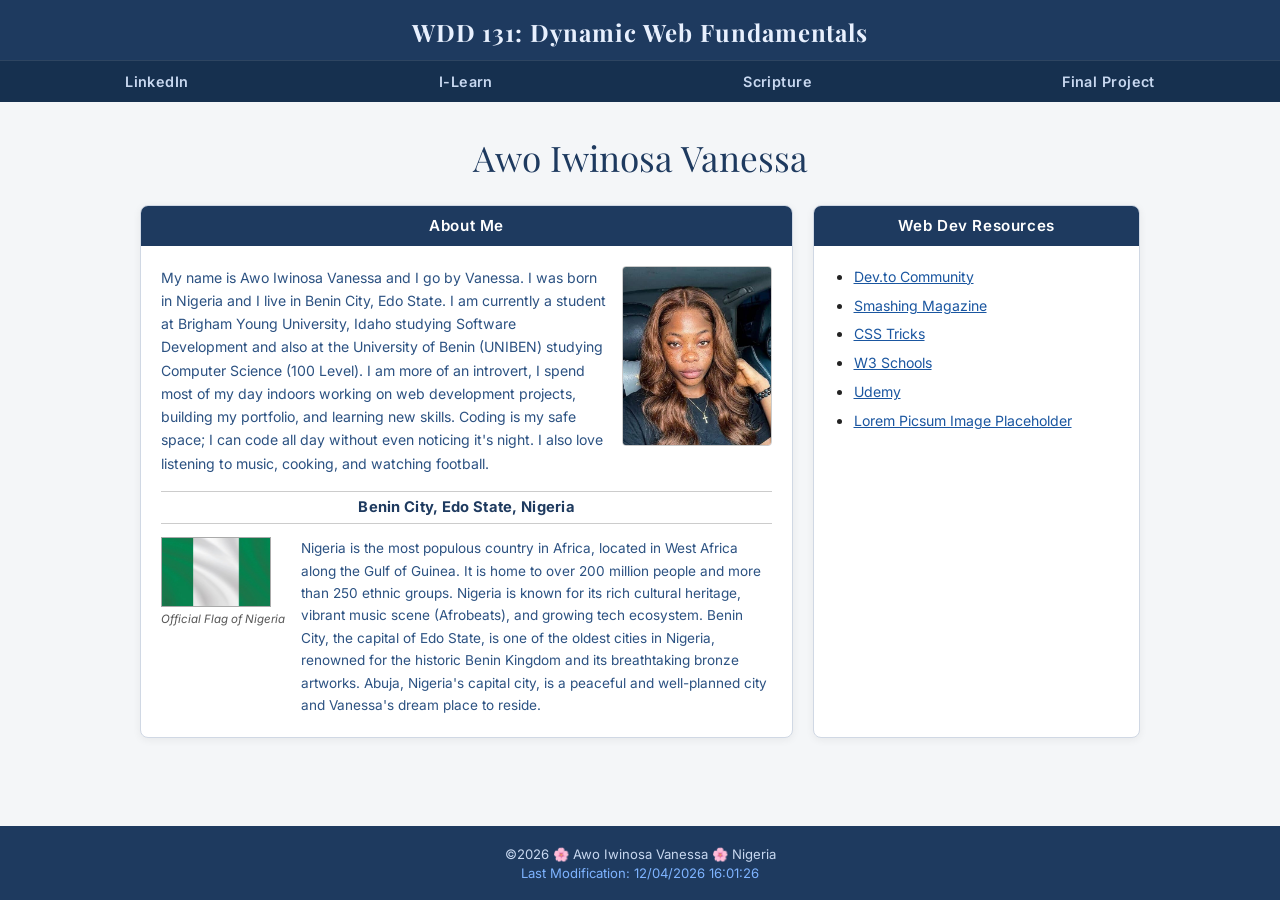
<file: index.html>
<!DOCTYPE html>
<html lang="en">

<head>
  <meta charset="UTF-8">
  <meta name="viewport" content="width=device-width, initial-scale=1.0">
  <title>WDD 131 | Dynamic Web Fundamentals | Awo Iwinosa Vanessa</title>
  <meta name="description" content="WDD 131 | Dynamic Web Fundamentals | Awo Iwinosa Vanessa | Web dev, software engineering, computer science.">
  <meta name="author" content="Awo Iwinosa Vanessa">
  <link rel="preconnect" href="https://fonts.googleapis.com">
  <link rel="preconnect" href="https://fonts.gstatic.com" crossorigin>
  <link href="https://fonts.googleapis.com/css2?family=Playfair+Display:wght@400;700&family=Inter:wght@300;400;600&display=swap" rel="stylesheet">
  <link rel="stylesheet" href="styles/base.css">
  <script src="scripts/getdates.js" defer></script>
</head>
<body>

  <!-- Header -->
  <header>
    <span id="course-title">WDD 131: Dynamic Web Fundamentals</span>
    <nav>
      <a href="https://www.linkedin.com/in/vanessa-awo" target="_blank">LinkedIn</a>
      <a href="https://byupw.instructure.com/" target="_blank">I-Learn</a>
      <a href="https://www.churchofjesuschrist.org/study/scriptures/ot/ps/46?lang=eng&id=p5#p5" target="_blank">Scripture</a>
      <a href="finalproject/index.html">Final Project</a>
    </nav>
  </header>

  <!-- Main -->
  <main>
    <h1>Awo Iwinosa Vanessa</h1>

    <div class="cards-grid">

      <section class="card">
        <div class="card-header">About Me</div>
        <div class="card-body">

          <div class="about-top">
            <p>
              My name is Awo Iwinosa Vanessa and I go by Vanessa. I was born in Nigeria and I live in Benin City, Edo State. I am currently a student at Brigham Young University, Idaho studying Software Development and also at the University of Benin (UNIBEN) studying Computer Science (100 Level). I am more of an introvert, I spend most of my day indoors working on web development projects, building my portfolio, and learning new skills. Coding is my safe space; I can code all day without even noticing it's night. I also love listening to music, cooking, and watching football.
            </p>
            <img
              src="images/myprofilepic.jpg"
              alt="Portrait of Awo Iwinosa Vanessa"
              class="profile-pic"
            >
          </div>

          <p class="location-title">Benin City, Edo State, Nigeria</p>

          <div class="location-content">
            <figure class="flag-figure">
              <img
                src="images/nigeriaflag.jpg"
                alt="Official Flag of Nigeria"
                class="flag-img"
              >
              <figcaption>Official Flag of Nigeria</figcaption>
            </figure>
            <p class="location-text">
              Nigeria is the most populous country in Africa, located in West Africa along the Gulf of Guinea. It is home to over 200 million people and more than 250 ethnic groups. Nigeria is known for its rich cultural heritage, vibrant music scene (Afrobeats), and growing tech ecosystem. Benin City, the capital of Edo State, is one of the oldest cities in Nigeria, renowned for the historic Benin Kingdom and its breathtaking bronze artworks. Abuja, Nigeria's capital city, is a peaceful and well-planned city and Vanessa's dream place to reside.
            </p>
          </div>

        </div>
      </section>

      <section class="card">
        <div class="card-header">Web Dev Resources</div>
        <div class="card-body">
          <ul class="resources-list">
            <li><a href="https://dev.to" target="_blank">Dev.to Community</a></li>
            <li><a href="https://www.smashingmagazine.com" target="_blank">Smashing Magazine</a></li>
            <li><a href="https://css-tricks.com" target="_blank">CSS Tricks</a></li>
            <li><a href="https://www.w3schools.com" target="_blank">W3 Schools</a></li>
            <li><a href="https://www.udemy.com" target="_blank">Udemy</a></li>
            <li><a href="https://picsum.photos" target="_blank">Lorem Picsum Image Placeholder</a></li>
          </ul>
        </div>
      </section>

    </div>
  </main>

  <!-- Footer -->
  <footer>
    <p>
      &copy;<span id="currentyear"></span> 🌸 Awo Iwinosa Vanessa 🌸 Nigeria
    </p>
    <p id="lastModified"></p>
  </footer>

</body>
</html>
</file>
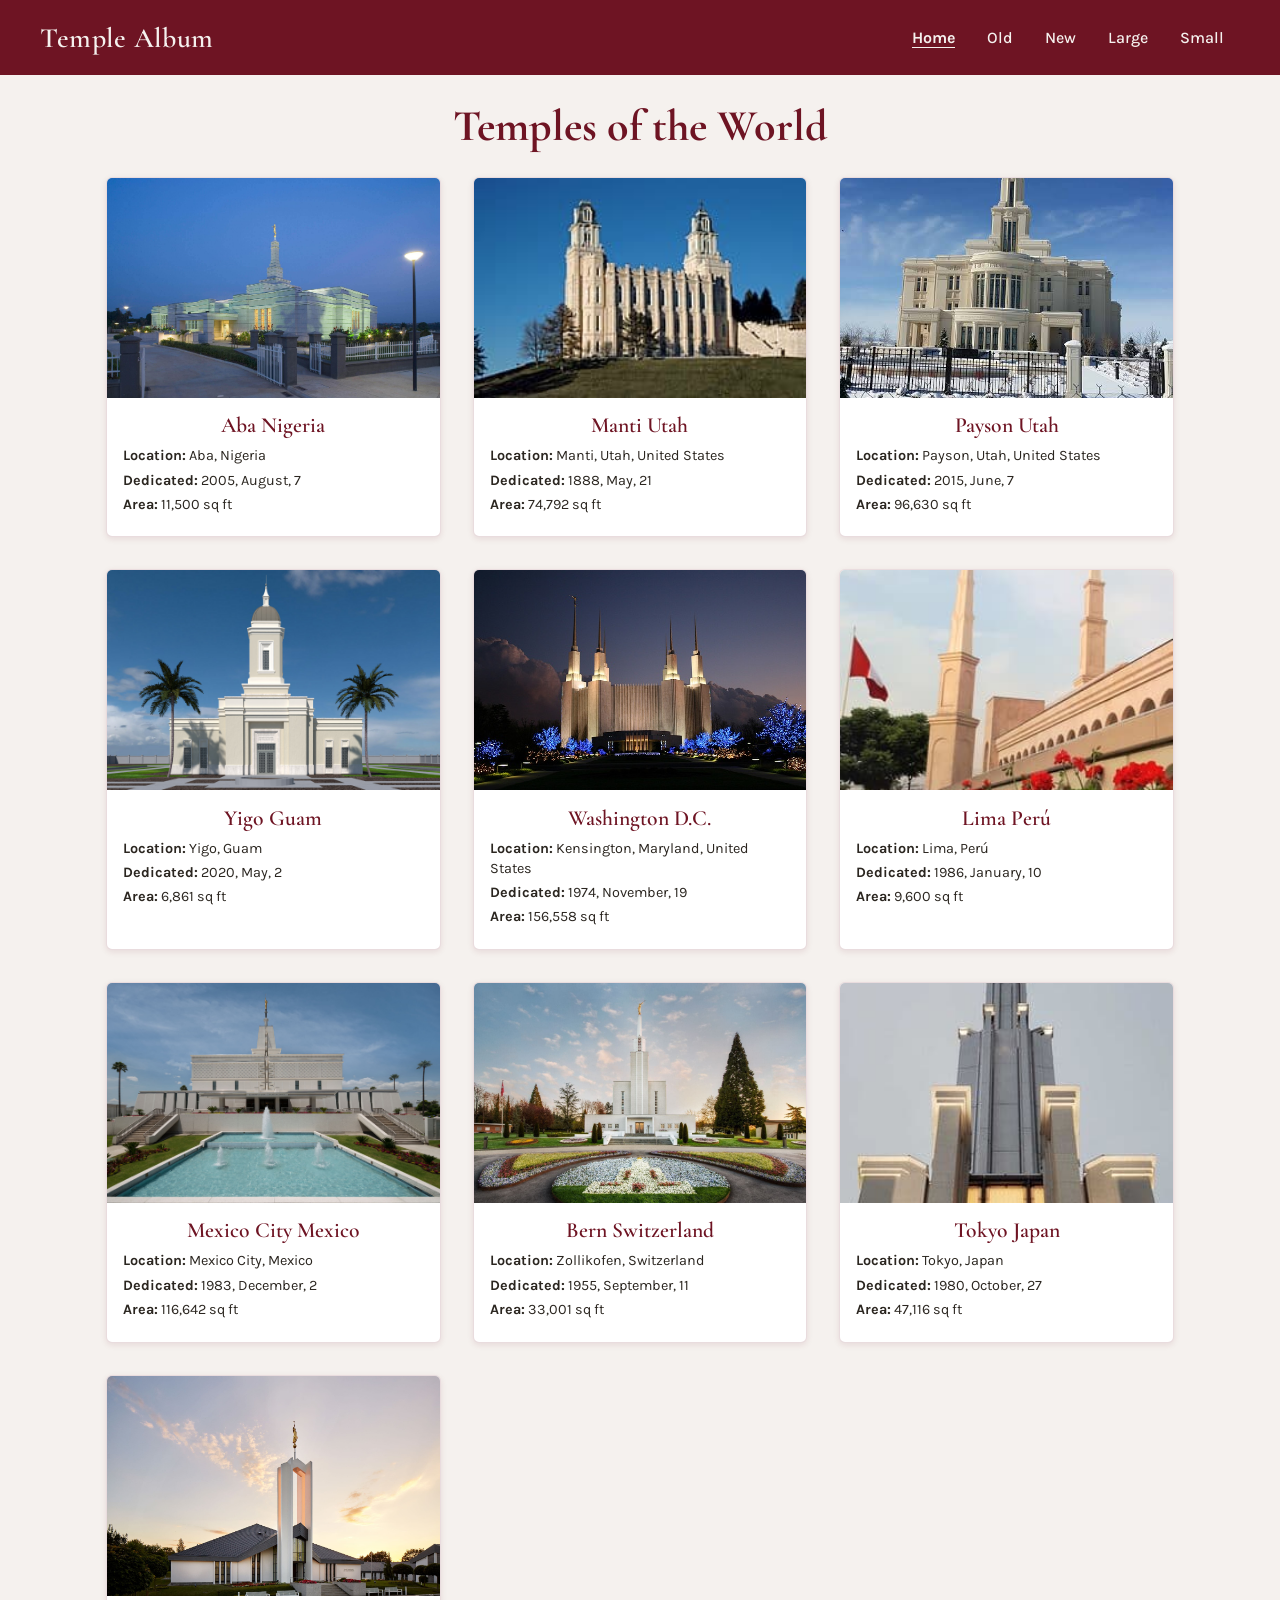
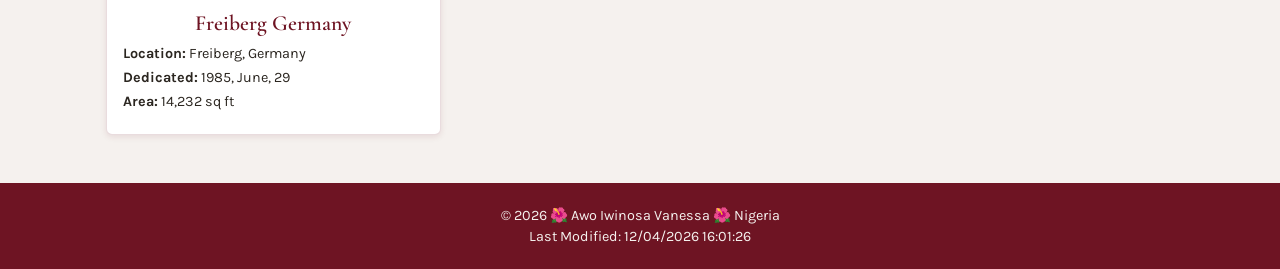
<file: filtered-temples.html>
<!DOCTYPE html>
<html lang="en">
<head>
  <meta charset="UTF-8">
  <meta name="viewport" content="width=device-width, initial-scale=1.0">
  <title>Filtered Temple Album | WDD 131</title>
  <meta name="description" content="A responsive, filterable photo album showcasing temples, built for WDD 131 Week 04.">
  <meta name="author" content="Awo Iwinosa Vanessa">

  <!-- Google Fonts: Cormorant Garamond (display) + Karla (body) -->
  <link rel="preconnect" href="https://fonts.googleapis.com">
  <link rel="preconnect" href="https://fonts.gstatic.com" crossorigin>
  <link href="https://fonts.googleapis.com/css2?family=Cormorant+Garamond:wght@500;600;700&family=Karla:wght@400;500;700&display=swap" rel="stylesheet">

  <!-- Mobile-first CSS, then large-view overrides -->
  <link rel="stylesheet" href="styles/filtered-temples.css">
  <link rel="stylesheet" href="styles/filtered-temples-large.css">

  <script src="scripts/filtered-temples.js" defer></script>
</head>
<body>

  <header>
    <p class="site-name">Temple Album</p>
    <button id="menu-button" aria-label="Open menu" aria-expanded="false">&#9776;</button>
    <nav id="primary-nav">
      <a href="#" title="Home" data-filter="home" class="active">Home</a>
      <a href="#" title="Old Temples" data-filter="old">Old</a>
      <a href="#" title="New Temples" data-filter="new">New</a>
      <a href="#" title="Large Temples" data-filter="large">Large</a>
      <a href="#" title="Small Temples" data-filter="small">Small</a>
    </nav>
  </header>

  <main>
    <h1>Temples of the World</h1>
    <div id="temple-cards"></div>
  </main>

  <footer>
    <p>&copy; <span id="year"></span> 🌺 Awo Iwinosa Vanessa 🌺 Nigeria</p>
    <p>Last Modified: <span id="lastModified"></span></p>
  </footer>

</body>
</html>
</file>
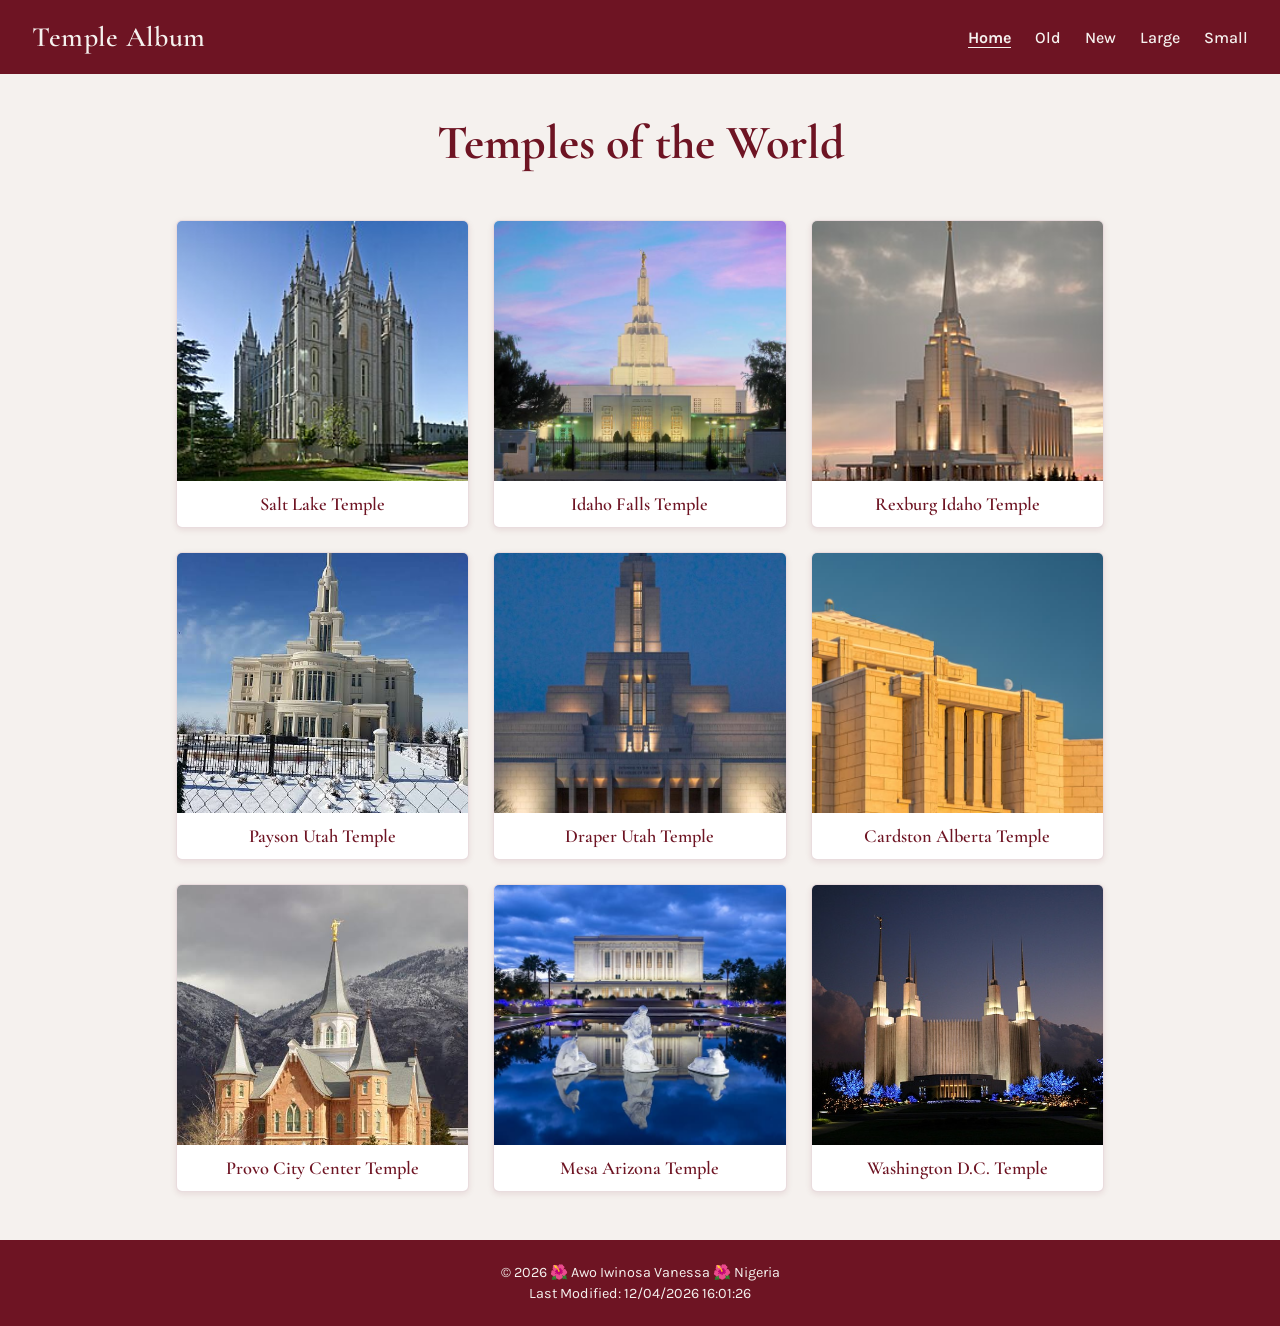
<file: temples.html>
<!DOCTYPE html>
<html lang="en">
<head>
  <meta charset="UTF-8">
  <meta name="viewport" content="width=device-width, initial-scale=1.0">
  <title>Temple Album | WDD 131</title>
  <meta name="description" content="A responsive photo album showcasing temples, built for WDD 131 Week 02.">
  <meta name="author" content="Awo Iwinosa Vanessa">

  <!-- Google Fonts: Cormorant Garamond (display) + Karla (body) -->
  <link rel="preconnect" href="https://fonts.googleapis.com">
  <link rel="preconnect" href="https://fonts.gstatic.com" crossorigin>
  <link href="https://fonts.googleapis.com/css2?family=Cormorant+Garamond:wght@500;600;700&family=Karla:wght@400;500;700&display=swap" rel="stylesheet">

  <!-- Mobile-first CSS, then large-view overrides -->
  <link rel="stylesheet" href="styles/temples.css">
  <link rel="stylesheet" href="styles/temples-large.css">

  <script src="scripts/temples.js" defer></script>
</head>
<body>

  <header>
    <p class="site-name">Temple Album</p>
    <button id="menu-button" aria-label="Open menu" aria-expanded="false">&#9776;</button>
    <nav id="primary-nav">
      <a href="temples.html" title="Home" class="active">Home</a>
      <a href="filtered-temples.html" title="Old Temples">Old</a>
      <a href="filtered-temples.html" title="New Temples">New</a>
      <a href="filtered-temples.html" title="Large View">Large</a>
      <a href="filtered-temples.html" title="Small View">Small</a>
    </nav>
  </header>

  <main>
    <h1>Temples of the World</h1>

    <figure>
      <img src="images/salt-lake-temple.jpg" alt="Salt Lake Temple" loading="lazy" width="500" height="350">
      <figcaption>Salt Lake Temple</figcaption>
    </figure>

    <figure>
      <img src="images/idaho-falls-temple.jpg" alt="Idaho Falls Temple" loading="lazy" width="500" height="350">
      <figcaption>Idaho Falls Temple</figcaption>
    </figure>

    <figure>
      <img src="images/rexburg-idaho-temple.jpg" alt="Rexburg Idaho Temple" loading="lazy" width="500" height="350">
      <figcaption>Rexburg Idaho Temple</figcaption>
    </figure>

    <figure>
      <img src="images/payson-utah-temple.jpg" alt="Payson Utah Temple" loading="lazy" width="500" height="350">
      <figcaption>Payson Utah Temple</figcaption>
    </figure>

    <figure>
      <img src="images/draper-utah-temple.jpg" alt="Draper Utah Temple" loading="lazy" width="500" height="350">
      <figcaption>Draper Utah Temple</figcaption>
    </figure>

    <figure>
      <img src="images/cardston-alberta-temple.jpg" alt="Cardston Alberta Temple" loading="lazy" width="500" height="350">
      <figcaption>Cardston Alberta Temple</figcaption>
    </figure>

    <figure>
      <img src="images/provo-city-center-temple.jpg" alt="Provo City Center Temple" loading="lazy" width="500" height="350">
      <figcaption>Provo City Center Temple</figcaption>
    </figure>

    <figure>
      <img src="images/mesa-arizona-temple.jpg" alt="Mesa Arizona Temple" loading="lazy" width="500" height="350">
      <figcaption>Mesa Arizona Temple</figcaption>
    </figure>

    <figure>
      <img src="images/washington-dc-temple.jpg" alt="Washington D.C. Temple" loading="lazy" width="500" height="350">
      <figcaption>Washington D.C. Temple</figcaption>
    </figure>
  </main>

  <footer>
    <p>&copy; <span id="year"></span> 🌺 Awo Iwinosa Vanessa 🌺 Nigeria</p>
    <p>Last Modified: <span id="lastModified"></span></p>
  </footer>

</body>
</html>
</file>
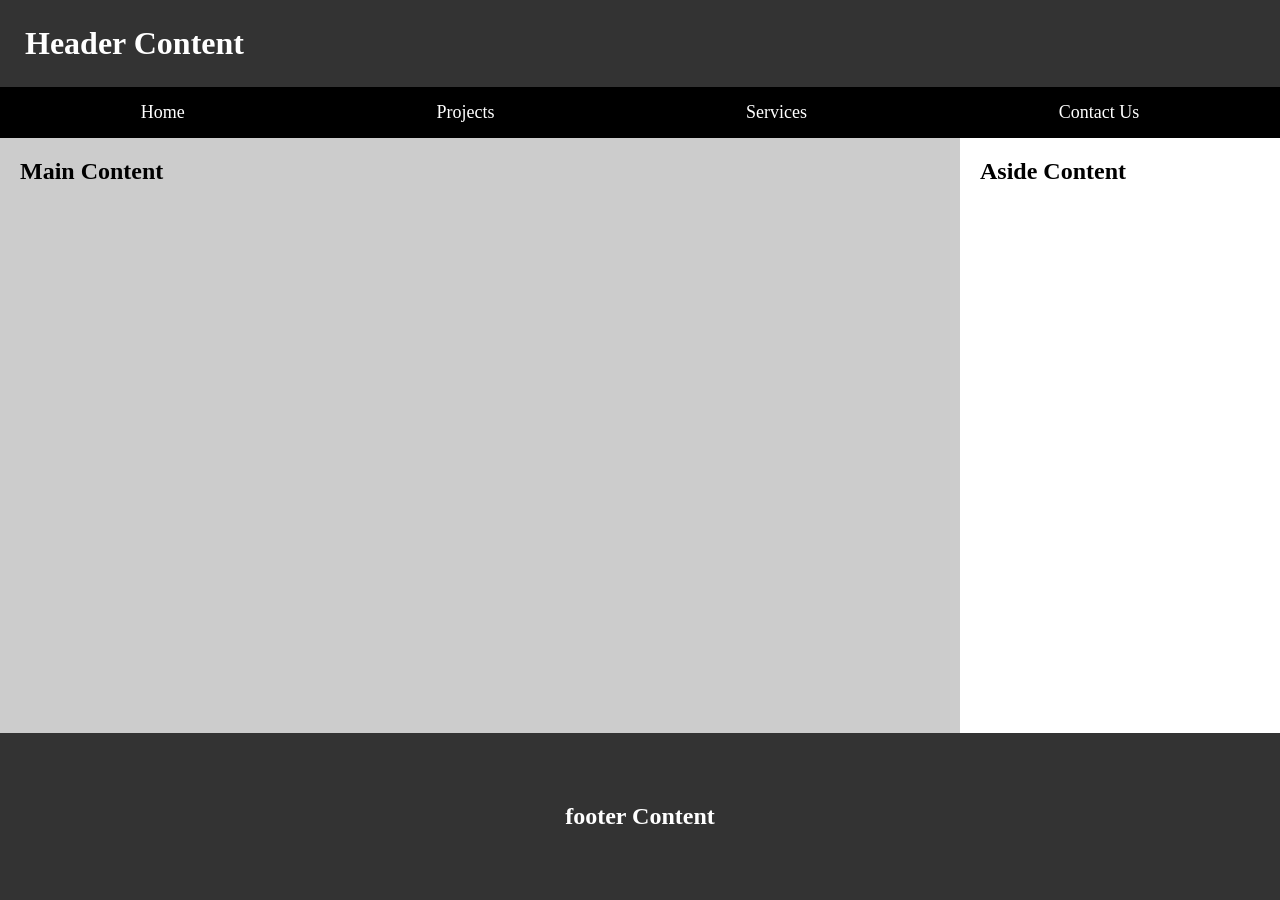
<file: week01/basic-layout.html>
<!DOCTYPE html>
<html lang="en">

<head>
    <meta charset="UTF-8">
    <meta name="viewport" content="width=device-width, initial-scale=1.0">
    <title>Awo Iwinosa Vanessa | WDD131</title>
    <link rel="stylesheet" href="styles/layout.css">
</head>

<body>
    <header>
        <h1>
            Header Content
        </h1>
        <nav>
            <a href="#">Home</a>
            <a href="#">Projects</a>
            <a href="#">Services</a>
            <a href="#">Contact Us</a>
        </nav>
    </header>
    <main>
        <h2>Main Content</h2>
    </main>
    <aside>
        <h2>Aside Content</h2>
    </aside>
    <footer>
        <h2>footer Content</h2>
    </footer>
</body>

</html>
</file>
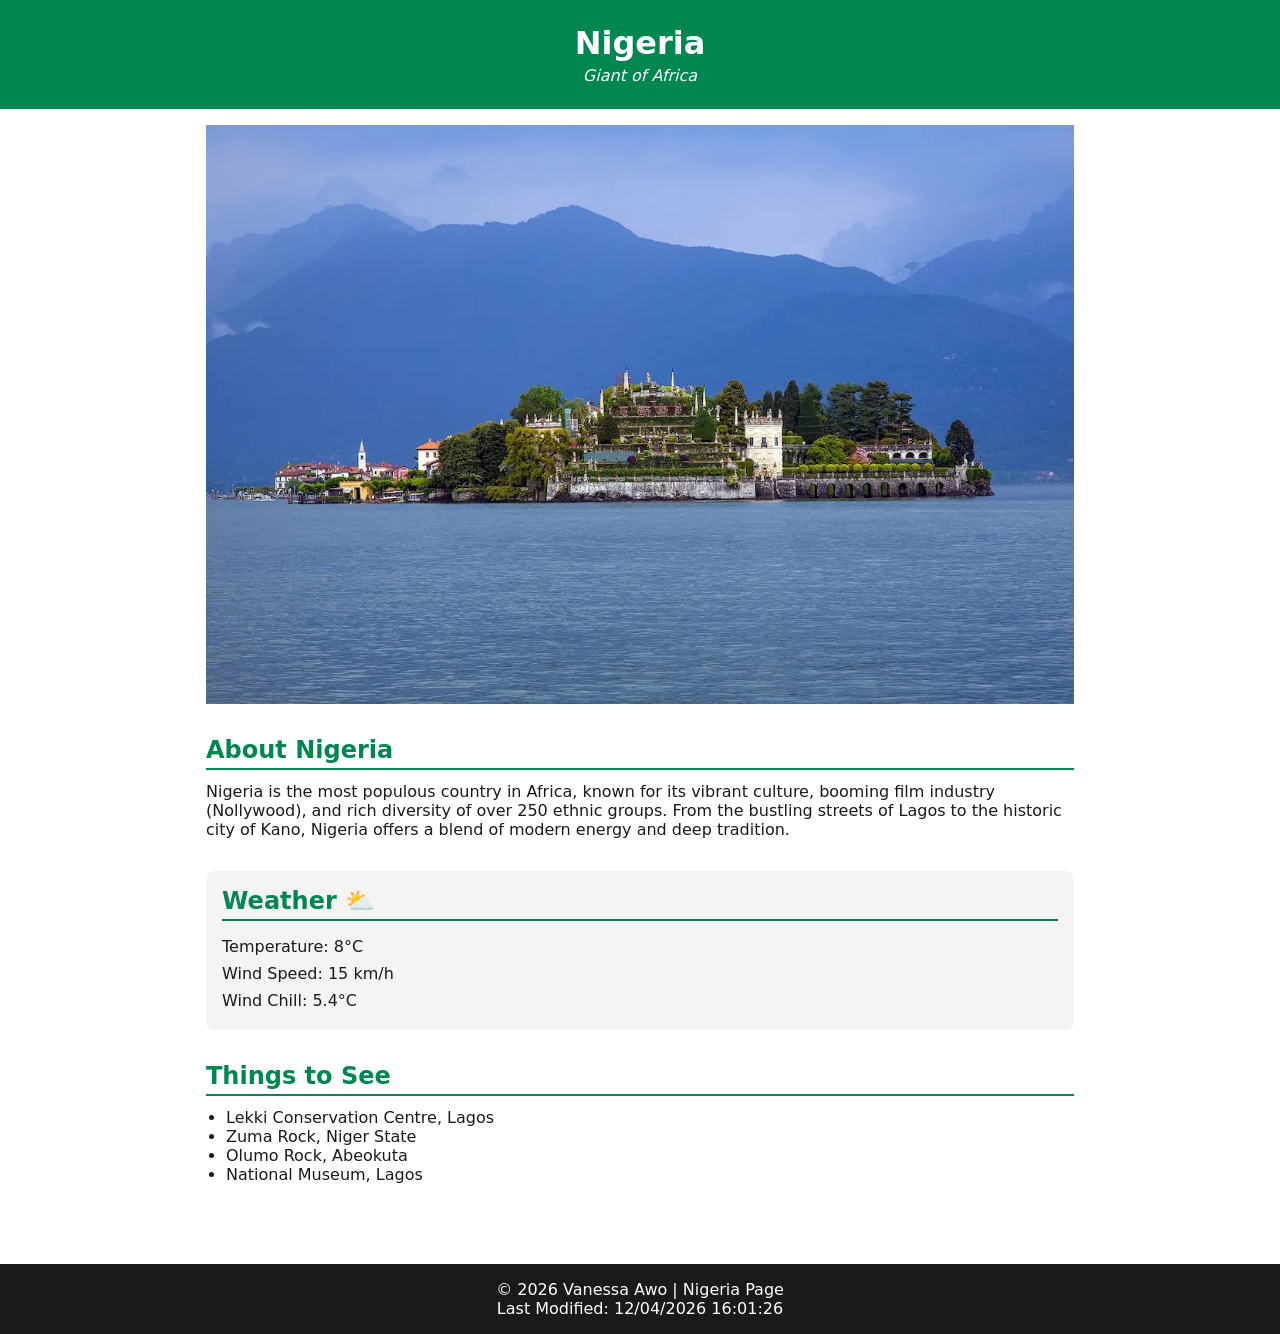
<file: week03/place.html>
<!DOCTYPE html>
<html lang="en">
<head>
  <meta charset="UTF-8">
  <meta name="viewport" content="width=device-width, initial-scale=1.0">
  <meta name="description" content="Explore Nigeria - culture, weather, and things to see.">
  <title>Nigeria | Discover</title>
  <meta name="author" content="Awo Iwinosa Vanessa">
  <link rel="stylesheet" href="styles/place.css">
  <script src="scripts/place.js" defer></script>
</head>
<body>

  <header>
    <h1>Nigeria</h1>
    <p class="tagline">Giant of Africa</p>
  </header>

  <main>

    <div class="hero">
      <picture>
        <source srcset="images/hero-large.webp" media="(min-width: 1000px)">
        <source srcset="images/hero-medium.webp" media="(min-width: 550px)">
        <img src="images/hero-small.webp" alt="Lagos city skyline at sunset" width="1500" height="750">
      </picture>
    </div>

    <section class="about">
      <h2>About Nigeria</h2>
      <p>
        Nigeria is the most populous country in Africa, known for its vibrant culture,
        booming film industry (Nollywood), and rich diversity of over 250 ethnic groups.
        From the bustling streets of Lagos to the historic city of Kano, Nigeria offers
        a blend of modern energy and deep tradition.
      </p>
    </section>

    <section class="weather">
      <h2>Weather</h2>
      <svg class="weather-icon-mobile" viewBox="0 0 24 24" width="48" height="48" aria-hidden="true">
        <path d="M6 19a5 5 0 0 1-1-9.9A6 6 0 0 1 17 8a4.5 4.5 0 0 1 1 8.9" fill="none" stroke="currentColor" stroke-width="1.5" stroke-linecap="round"/>
      </svg>

      <ul class="weather-data">
        <li>Temperature: <span id="temp">8&deg;C</span></li>
        <li>Wind Speed: <span id="wind">15 km/h</span></li>
        <li>Wind Chill: <span id="windchill">N/A</span></li>
      </ul>
    </section>

    <section class="highlights">
      <h2>Things to See</h2>
      <ul>
        <li>Lekki Conservation Centre, Lagos</li>
        <li>Zuma Rock, Niger State</li>
        <li>Olumo Rock, Abeokuta</li>
        <li>National Museum, Lagos</li>
      </ul>
    </section>

  </main>

  <footer>
    <p>&copy; <span id="year"></span> Vanessa Awo | Nigeria Page</p>
    <p>Last Modified: <span id="lastModified"></span></p>
  </footer>

</body>
</html>
</file>
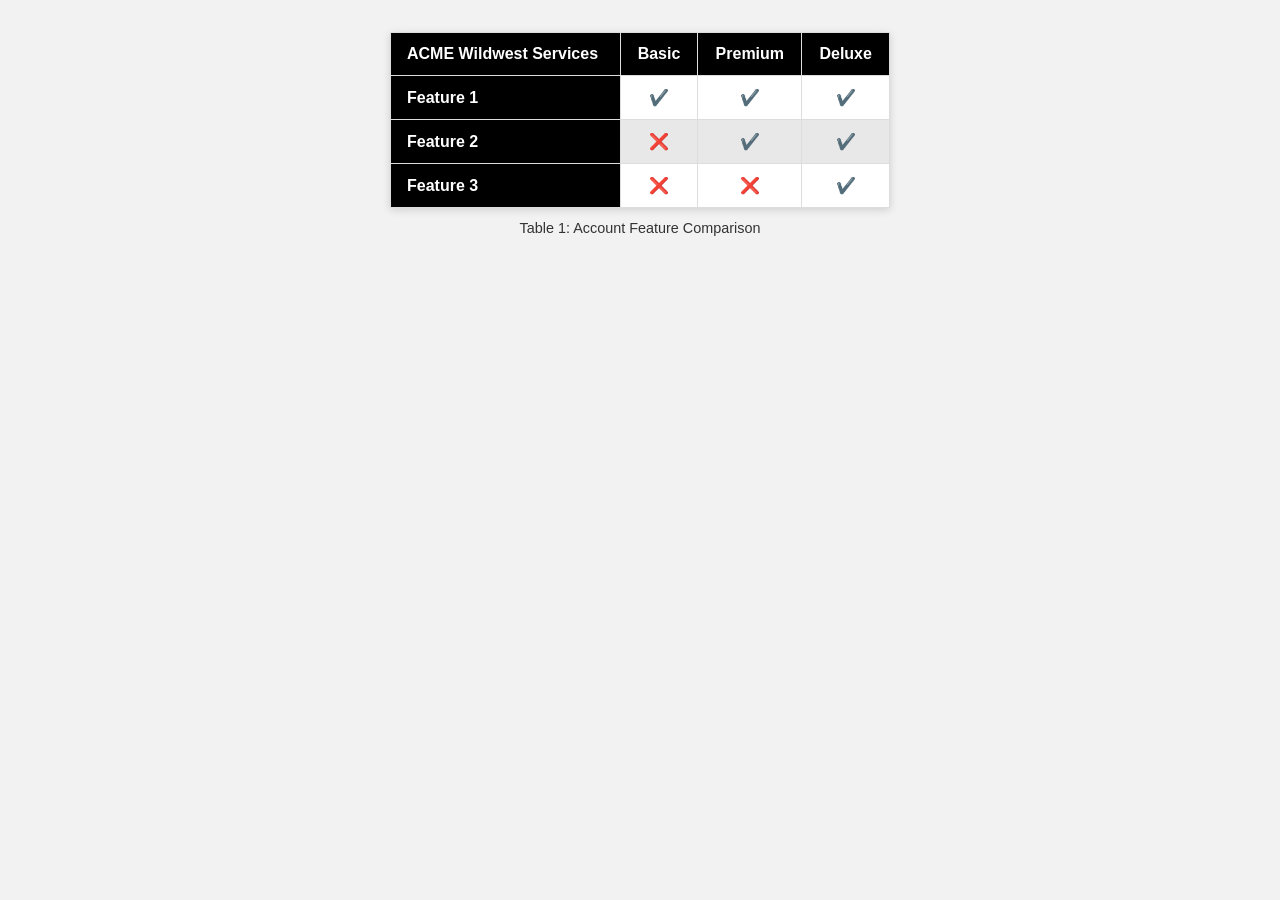
<file: week04/table.html>
<!DOCTYPE html>
<html lang="en">
<head>
    <meta charset="UTF-8">
    <meta name="viewport" content="width=device-width, initial-scale=1.0">
    <title>HTML Table - Acme Wildwest Services</title>
    <link rel="stylesheet" href="styles/table.css">
</head>
<body>
    <main>
        <table>
            <caption>Table 1: Account Feature Comparison</caption>
            <thead>
                <tr>
                    <th>ACME Wildwest Services</th>
                    <th>Basic</th>
                    <th>Premium</th>
                    <th>Deluxe</th>
                </tr>
            </thead>
            <tbody>
                <tr>
                    <th scope="row">Feature 1</th>
                    <td>✔️</td>
                    <td>✔️</td>
                    <td>✔️</td>
                </tr>
                <tr>
                    <th scope="row">Feature 2</th>
                    <td>❌</td>
                    <td>✔️</td>
                    <td>✔️</td>
                </tr>
                <tr>
                    <th scope="row">Feature 3</th>
                    <td>❌</td>
                    <td>❌</td>
                    <td>✔️</td>
                </tr>
            </tbody>
        </table>
    </main>
</body>
</html>
</file>
<file: styles/base.css>
/* ── Reset & Base ── */
*, *::before, *::after {
  box-sizing: border-box;
  margin: 0;
  padding: 0;
}

body {
  font-family: 'Inter', sans-serif;
  font-size: 16px;
  color: #222;
  background-color: #f4f6f8;
  min-height: 100vh;
  display: flex;
  flex-direction: column;
}

/* ── Header ── */
header {
  background-color: #1e3a5f;
  color: #fff;
  padding: 0;
}

#course-title {
  display: block;
  text-align: center;
  font-family: 'Playfair Display', serif;
  font-size: 1.5rem;
  font-weight: 700;
  letter-spacing: 0.04em;
  padding: 1rem 1.5rem 0.75rem;
  color: #e8f0fe;
}

/* ── Navigation ── */
nav {
  display: flex;
  justify-content: space-around;
  background-color: #16304f;
  border-top: 1px solid rgba(255,255,255,0.1);
}

nav a {
  color: #c8d8f0;
  text-decoration: none;
  font-size: 0.9rem;
  font-weight: 600;
  letter-spacing: 0.03em;
  padding: 0.75rem 1.5rem;
  transition: background-color 0.2s ease, color 0.2s ease;
}

nav a:hover {
  background-color: #0f2440;
  color: #ffffff;
}

/* ── Main ── */
main {
  max-width: 1000px;
  width: 90%;
  margin: 2rem auto;
  flex: 1;
}

main h1 {
  font-family: 'Playfair Display', serif;
  font-size: 2.2rem;
  font-weight: 400;
  text-align: center;
  color: #1e3a5f;
  margin-bottom: 1.5rem;
}

/* ── Cards Grid ── */
.cards-grid {
  display: grid;
  grid-template-columns: 2fr 1fr;
  gap: 1.25rem;
}

.card {
  background: #fff;
  border: 1px solid #d0d8e4;
  border-radius: 8px;
  overflow: hidden;
  box-shadow: 0 2px 8px rgba(0,0,0,0.06);
}

.card-header {
  background-color: #1e3a5f;
  color: #fff;
  text-align: center;
  font-family: 'Inter', sans-serif;
  font-weight: 600;
  font-size: 0.95rem;
  letter-spacing: 0.04em;
  padding: 0.65rem 1rem;
}

.card-body {
  padding: 1.25rem;
}

/* ── About Me Card ── */
.about-top {
  display: flex;
  gap: 1rem;
  align-items: flex-start;
  margin-bottom: 1rem;
}

.about-top p {
  font-size: 0.88rem;
  line-height: 1.65;
  color: #2c5282;
}

.profile-pic {
  width: 150px;
  height: 180px;
  object-fit: cover;
  object-position: top;
  flex-shrink: 0;
  border-radius: 4px;
  border: 1px solid #ccc;
}

/* ── Location Section ── */
.location-title {
  text-align: center;
  font-weight: 700;
  font-size: 0.92rem;
  color: #1e3a5f;
  border-top: 1px solid #ccc;
  border-bottom: 1px solid #ccc;
  padding: 0.4rem 0;
  margin: 0.5rem 0 0.85rem;
  letter-spacing: 0.02em;
}

.location-content {
  display: flex;
  gap: 1rem;
  align-items: flex-start;
}

.flag-figure {
  flex-shrink: 0;
  text-align: center;
}

.flag-img {
  width: 110px;
  height: 70px;
  object-fit: cover;
  border: 1px solid #aaa;
  display: block;
}

.flag-figure figcaption {
  font-size: 0.72rem;
  font-style: italic;
  color: #555;
  margin-top: 0.3rem;
  text-align: center;
}

.location-text {
  font-size: 0.85rem;
  line-height: 1.65;
  color: #2c5282;
}

/* ── Resources Card ── */
.resources-list {
  list-style: disc;
  padding-left: 1.2rem;
}

.resources-list li {
  margin-bottom: 0.55rem;
}

.resources-list a {
  color: #1a56a0;
  text-decoration: underline;
  font-size: 0.88rem;
}

.resources-list a:hover {
  color: #0d3b78;
}

/* ── Footer ── */
footer {
  background-color: #1e3a5f;
  color: #c8d8f0;
  text-align: center;
  padding: 1rem 1.5rem;
  font-size: 0.82rem;
}

footer p {
  margin: 0.2rem 0;
}

#lastModified {
  color: #7eb3ff;
}
</file>
<file: styles/filtered-temples.css>
/* ============================
   Design tokens — burgundy monochrome
   ============================ */
:root {
  --color-primary: #6E1423;
  --color-bg: #F5F1EE;
  --color-surface: #FFFFFF;
  --color-text: #2B2620;
  --color-on-primary: #F5F1EE;
  --font-display: "Cormorant Garamond", serif;
  --font-body: "Karla", sans-serif;
}

/* ============================
   Reset & base
   ============================ */
* {
  box-sizing: border-box;
}

body {
  margin: 0;
  font-family: var(--font-body);
  color: var(--color-text);
  background-color: var(--color-bg);
}

img {
  max-width: 100%;
  display: block;
}

/* ============================
   Header & Navigation (mobile)
   ============================ */
header {
  background-color: var(--color-primary);
  color: var(--color-on-primary);
  display: flex;
  align-items: center;
  justify-content: space-between;
  padding: 1rem 1.25rem;
  position: relative;
}

.site-name {
  font-family: var(--font-display);
  font-size: 1.75rem;
  font-weight: 600;
  margin: 0;
  letter-spacing: 0.02em;
}

#menu-button {
  background: none;
  border: 2px solid var(--color-on-primary);
  color: var(--color-on-primary);
  font-size: 1.5rem;
  line-height: 1;
  padding: 0.35rem 0.6rem;
  border-radius: 4px;
  cursor: pointer;
}

#menu-button:focus-visible {
  outline: 3px solid var(--color-on-primary);
  outline-offset: 2px;
}

nav {
  display: none;
  flex-direction: column;
  position: absolute;
  top: 100%;
  left: 0;
  right: 0;
  background-color: var(--color-primary);
  padding: 0.5rem 0;
  z-index: 10;
}

nav.open {
  display: flex;
}

nav a {
  color: var(--color-on-primary);
  text-decoration: none;
  padding: 0.85rem 1.25rem;
  font-weight: 500;
  border-top: 1px solid rgba(255, 255, 255, 0.15);
  transition: background-color 0.2s ease;
  cursor: pointer;
}

nav a:first-child {
  border-top: none;
}

nav a:hover,
nav a:focus-visible {
  background-color: rgba(255, 255, 255, 0.15);
}

nav a.active {
  font-weight: 700;
  text-decoration: underline;
  text-underline-offset: 4px;
}

/* ============================
   Main content
   ============================ */
main {
  max-width: 640px;
  margin: 1rem auto;
  padding: 0 1rem 2rem;
}

main h1 {
  font-family: var(--font-display);
  font-size: 2.25rem;
  text-align: center;
  color: var(--color-primary);
  margin: 1.5rem 0;
}

#temple-cards {
  display: grid;
  grid-template-columns: 1fr;
  gap: 1.5rem;
}

.temple-card {
  margin: 0;
  background-color: var(--color-surface);
  border: 1px solid rgba(110, 20, 35, 0.15);
  border-radius: 6px;
  overflow: hidden;
  box-shadow: 0 2px 6px rgba(110, 20, 35, 0.1);
}

.temple-card img {
  width: 100%;
  height: 220px;
  object-fit: cover;
}

.temple-card figcaption {
  padding: 0.9rem 1rem 1.1rem;
}

.temple-card h2 {
  font-family: var(--font-display);
  font-size: 1.35rem;
  font-weight: 600;
  text-align: center;
  color: var(--color-primary);
  margin: 0 0 0.5rem;
}

.temple-card p {
  margin: 0.25rem 0;
  font-size: 0.9rem;
  line-height: 1.4;
}

/* ============================
   Footer
   ============================ */
footer {
  background-color: var(--color-primary);
  color: var(--color-on-primary);
  text-align: center;
  padding: 1.25rem 1rem;
  font-size: 0.9rem;
}

footer p {
  margin: 0.25rem 0;
}
</file>
<file: styles/filtered-temples-large.css>
/* ============================
   Large-view overrides (desktop)
   ============================ */
@media (min-width: 768px) {
  header {
    padding: 1.25rem 2.5rem;
  }

  #menu-button {
    display: none;
  }

  nav {
    display: flex;
    flex-direction: row;
    position: static;
    background-color: transparent;
    padding: 0;
    width: auto;
  }

  nav a {
    border-top: none;
    padding: 0.5rem 1rem;
  }

  nav a:hover,
  nav a:focus-visible {
    background-color: rgba(255, 255, 255, 0.15);
    border-radius: 4px;
  }

  main {
    max-width: 1100px;
  }

  main h1 {
    font-size: 2.75rem;
  }

  #temple-cards {
    grid-template-columns: repeat(auto-fill, minmax(300px, 1fr));
    gap: 2rem;
  }
}
</file>
<file: styles/temples.css>
/* ============================
   Design tokens — burgundy monochrome
   ============================ */
:root {
  --color-primary: #6E1423;
  --color-bg: #F5F1EE;
  --color-surface: #FFFFFF;
  --color-text: #2B2620;
  --color-on-primary: #F5F1EE;
  --font-display: "Cormorant Garamond", serif;
  --font-body: "Karla", sans-serif;
}

/* ============================
   Reset & base
   ============================ */
* {
  box-sizing: border-box;
}

body {
  margin: 0;
  font-family: var(--font-body);
  color: var(--color-text);
  background-color: var(--color-bg);
}

img {
  max-width: 100%;
  display: block;
}

/* ============================
   Header & Navigation (mobile)
   ============================ */
header {
  background-color: var(--color-primary);
  color: var(--color-on-primary);
  display: flex;
  align-items: center;
  justify-content: space-between;
  padding: 1rem 1.25rem;
  position: relative;
}

.site-name {
  font-family: var(--font-display);
  font-size: 1.75rem;
  font-weight: 600;
  margin: 0;
  letter-spacing: 0.02em;
}

#menu-button {
  background: none;
  border: 2px solid var(--color-on-primary);
  color: var(--color-on-primary);
  font-size: 1.5rem;
  line-height: 1;
  padding: 0.35rem 0.6rem;
  border-radius: 4px;
  cursor: pointer;
}

#menu-button:focus-visible {
  outline: 3px solid var(--color-on-primary);
  outline-offset: 2px;
}

nav {
  display: none;
  flex-direction: column;
  position: absolute;
  top: 100%;
  left: 0;
  right: 0;
  background-color: var(--color-primary);
  padding: 0.5rem 0;
  z-index: 10;
}

nav.open {
  display: flex;
}

nav a {
  color: var(--color-on-primary);
  text-decoration: none;
  padding: 0.85rem 1.25rem;
  font-weight: 500;
  border-top: 1px solid rgba(255, 255, 255, 0.15);
  transition: background-color 0.2s ease;
}

nav a:first-child {
  border-top: none;
}

nav a:hover,
nav a:focus-visible {
  background-color: rgba(255, 255, 255, 0.15);
}

nav a.active {
  font-weight: 700;
  text-decoration: underline;
  text-underline-offset: 4px;
}

/* ============================
   Main content
   ============================ */
main {
  max-width: 640px;
  margin: 1rem auto;
  padding: 0 1rem 2rem;
  display: grid;
  grid-template-columns: 1fr;
  gap: 1.5rem;
}

main h1 {
  grid-column: 1 / -1;
  font-family: var(--font-display);
  font-size: 2.25rem;
  text-align: center;
  color: var(--color-primary);
  margin: 1.5rem 0;
}

figure {
  margin: 0;
  background-color: var(--color-surface);
  border: 1px solid rgba(110, 20, 35, 0.15);
  border-radius: 6px;
  overflow: hidden;
  box-shadow: 0 2px 6px rgba(110, 20, 35, 0.1);
}

figure img {
  width: 100%;
  height: 220px;
  object-fit: cover;
}

figcaption {
  font-family: var(--font-display);
  font-size: 1.15rem;
  font-weight: 600;
  text-align: center;
  padding: 0.75rem;
  color: var(--color-primary);
}

/* ============================
   Footer
   ============================ */
footer {
  background-color: var(--color-primary);
  color: var(--color-on-primary);
  text-align: center;
  padding: 1.25rem 1rem;
  font-size: 0.9rem;
}

footer p {
  margin: 0.25rem 0;
}
</file>
<file: styles/temples-large.css>
@media screen and (min-width: 640px) {

  header {
    padding: 1.25rem 2rem;
  }

  #menu-button {
    display: none;
  }

  nav {
    display: flex;
    flex-direction: row;
    position: static;
    background-color: transparent;
    padding: 0;
    gap: 1.5rem;
  }

  nav a {
    border-top: none;
    padding: 0.35rem 0;
  }

  nav a:hover,
  nav a:focus-visible {
    background-color: transparent;
    text-decoration: underline;
    text-underline-offset: 4px;
  }

  main {
    max-width: 960px;
    grid-template-columns: repeat(auto-fit, minmax(260px, 1fr));
  }

  main h1 {
    font-size: 3rem;
  }

  figure img {
    height: 260px;
  }

}
</file>
<file: week01/styles/layout.css>
* {
    margin: 0;
    padding: 0;
    box-sizing: border-box;
}

body {
    display: grid;
    grid-template-columns: 3fr 1fr;
    grid-template-rows: auto 1fr auto;
    min-height: 100vh;
    font-family: Georgia, serif;
}

header {
    grid-column: 1 / 3;
    background: #333;
    color: white;
}

header h1 {
    padding: 25px;
}

nav {
    background: black;
    display: flex;
    justify-content: space-around;
    padding: 15px;
}

nav a {
    color: white;
    text-decoration: none;
    font-size: 18px;
}

main {
    background: #ccc;
    padding: 20px;
    min-height: 400px;
}

aside {
    background: white;
    padding: 20px;
}

footer {
    grid-column: 1 / 3;
    background: #333;
    color: white;
    text-align: center;
    padding: 70px;
}
</file>
<file: week03/styles/place.css>
:root {
  --green: #008751;
  --white: #ffffff;
  --dark: #1a1a1a;
  --gray: #f4f4f4;
  --font-main: system-ui, sans-serif;
}

* { box-sizing: border-box; margin: 0; padding: 0; }

body {
  font-family: var(--font-main);
  color: var(--dark);
  background-color: var(--white);
}

header {
  background-color: var(--green);
  color: var(--white);
  text-align: center;
  padding: 1.5rem 1rem;
}

header .tagline {
  font-style: italic;
  margin-top: 0.25rem;
}

.hero img {
  width: 100%;
  height: auto;
  display: block;
}

main {
  padding: 1rem;
  max-width: 900px;
  margin: 0 auto;
}

section {
  margin: 2rem 0;
}

section h2 {
  color: var(--green);
  border-bottom: 2px solid var(--green);
  padding-bottom: 0.25rem;
  margin-bottom: 0.75rem;
}

.weather {
  background-color: var(--gray);
  padding: 1rem;
  border-radius: 8px;
}

.weather-data li {
  list-style: none;
  padding: 0.25rem 0;
}

.weather-icon-mobile {
  color: var(--green);
  display: block;
}

/* Desktop weather emoticon via pseudo-element, mobile SVG hidden on desktop */
@media (min-width: 550px) {
  .weather-icon-mobile {
    display: none;
  }

  .weather h2::after {
    content: " \26C5";
    font-size: 1.5rem;
  }
}

.highlights ul {
  padding-left: 1.25rem;
}

footer {
  text-align: center;
  background-color: var(--dark);
  color: var(--white);
  padding: 1rem;
  margin-top: 2rem;
}
</file>
<file: week04/styles/table.css>
* {
    box-sizing: border-box;
    margin: 0;
    padding: 0;
}

body {
    font-family: Arial, Helvetica, sans-serif;
    display: flex;
    justify-content: center;
    padding: 2rem;
    background-color: #f2f2f2;
}

table {
    border-collapse: collapse;
    width: 500px;
    max-width: 100%;
    box-shadow: 0 2px 8px rgba(0, 0, 0, 0.15);
}

caption {
    caption-side: bottom;
    padding-top: 0.75rem;
    font-size: 0.9rem;
    color: #333;
}

thead tr {
    background-color: #000;
    color: #fff;
}

th, td {
    padding: 0.75rem 1rem;
    text-align: center;
    border: 1px solid #ddd;
}

thead th:first-child,
tbody th {
    text-align: left;
    background-color: #000;
    color: #fff;
}

tbody tr:nth-child(even) {
    background-color: #e8e8e8;
}

tbody tr:nth-child(odd) {
    background-color: #ffffff;
}
</file>
